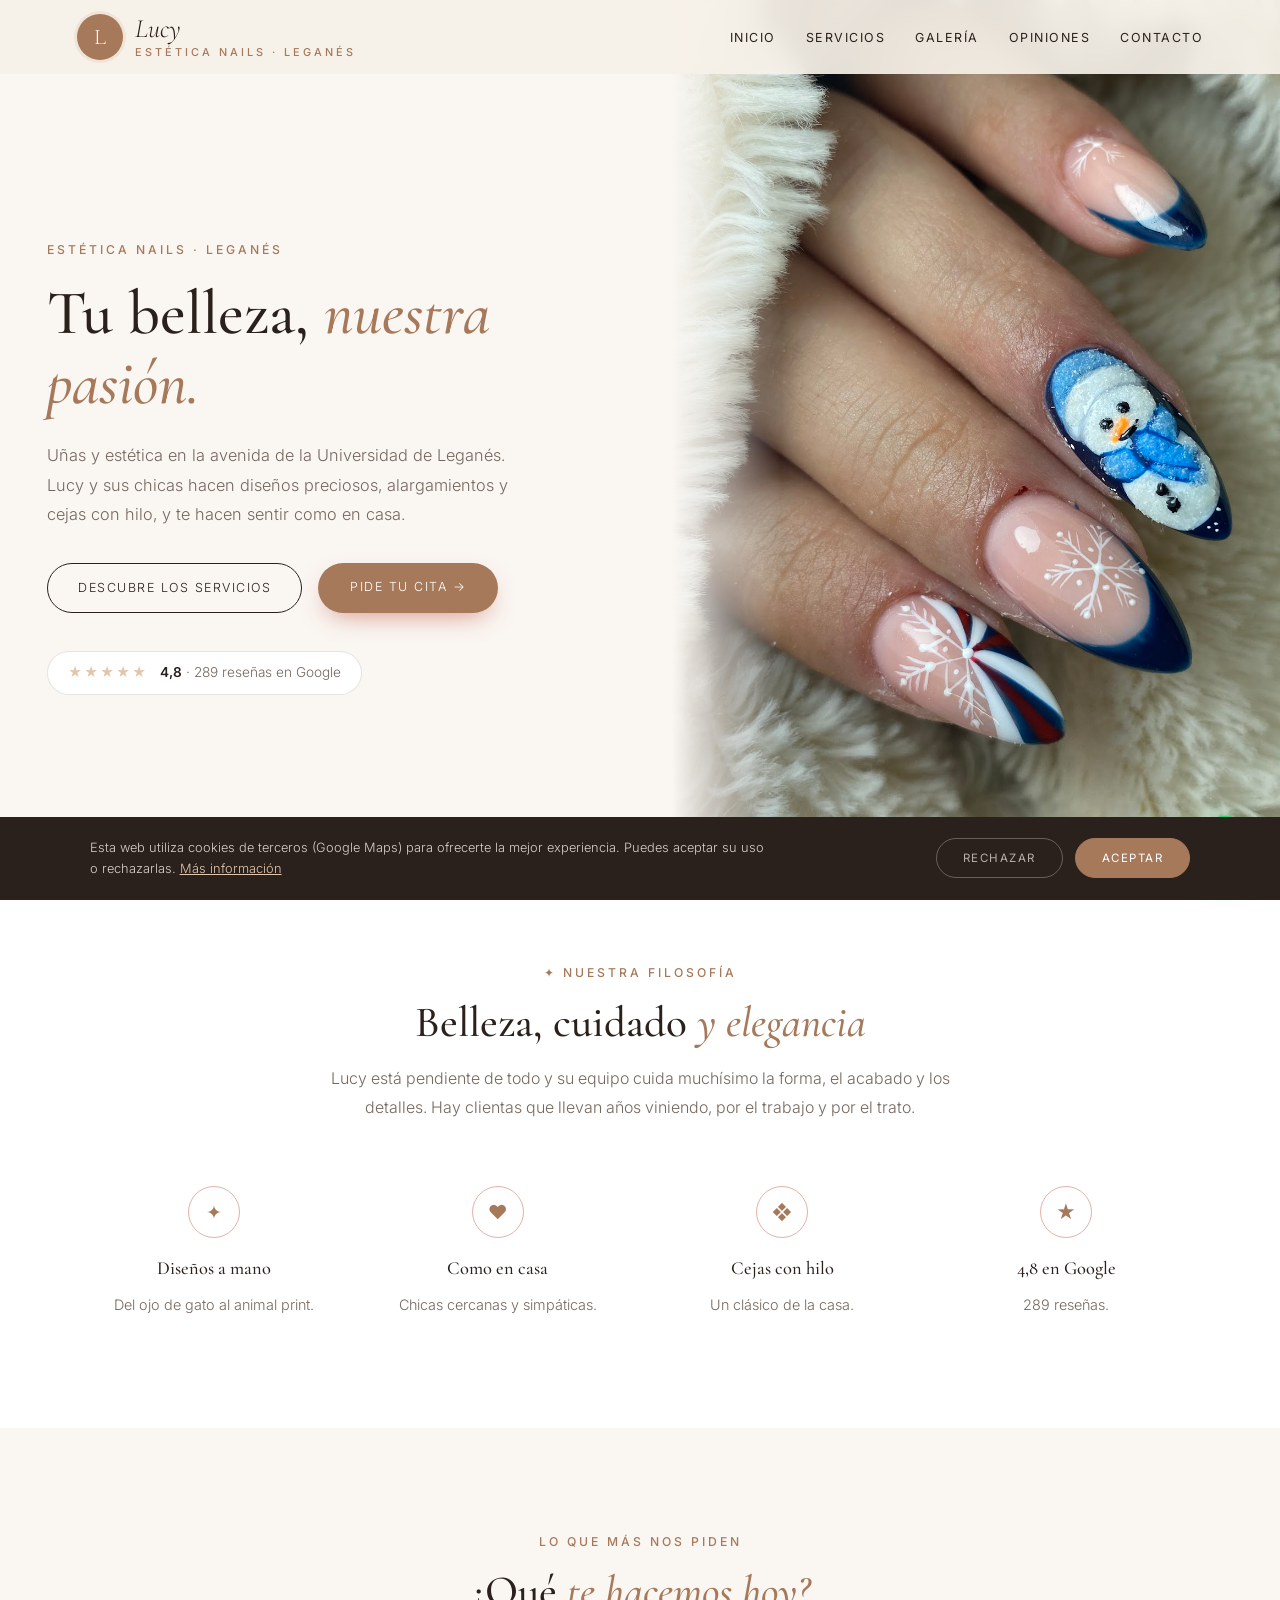
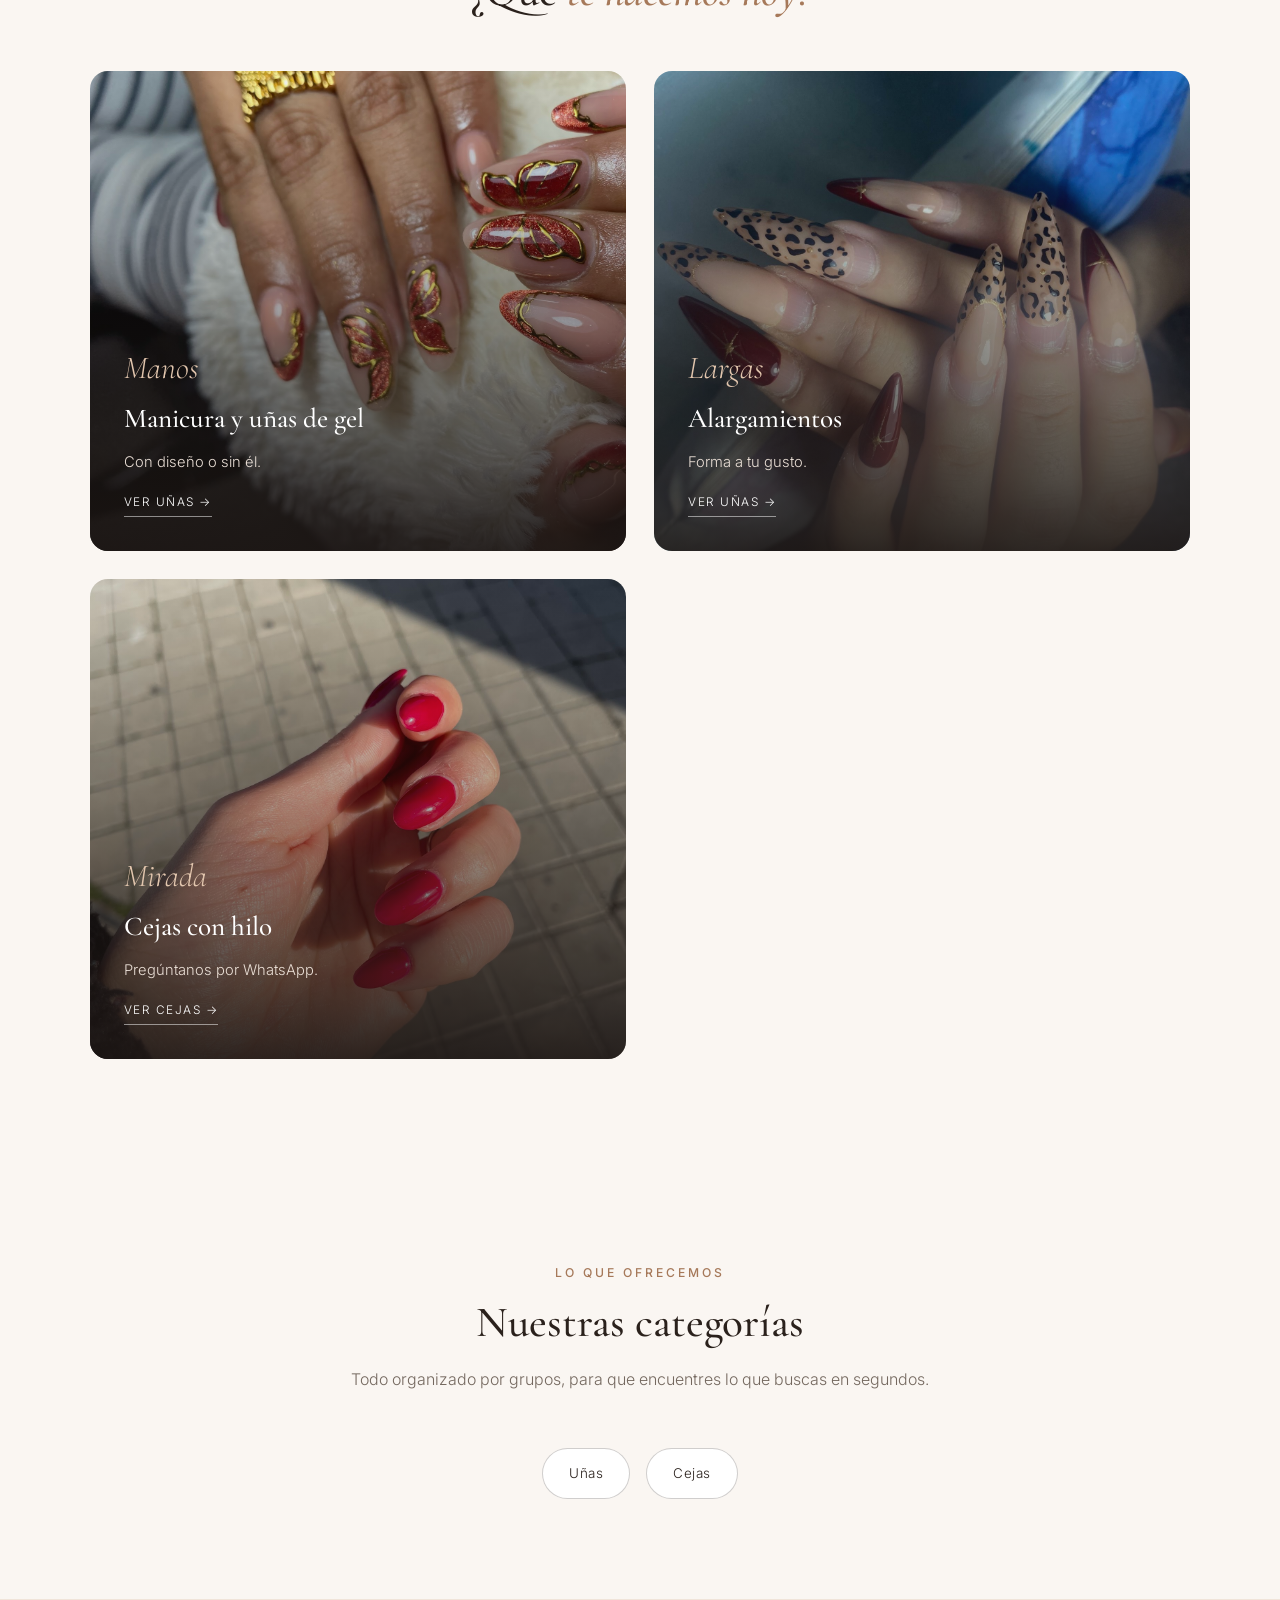
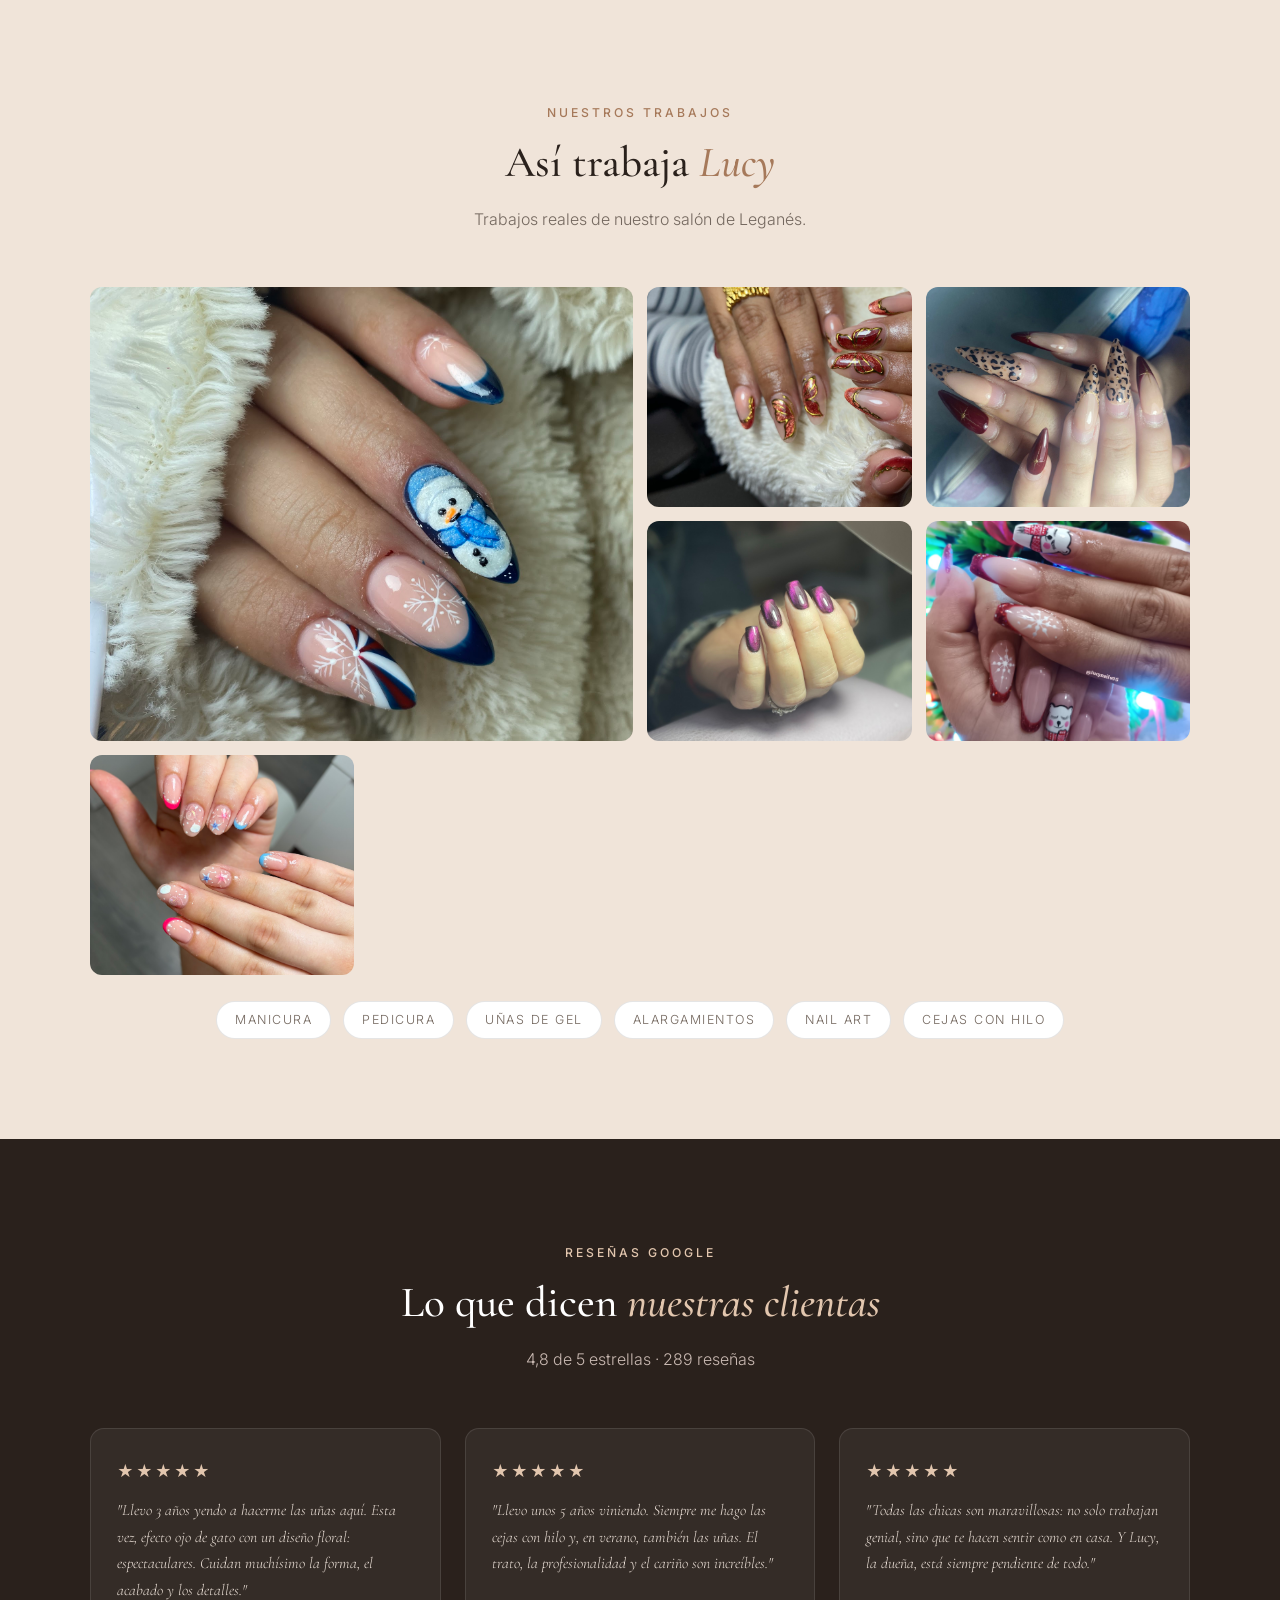
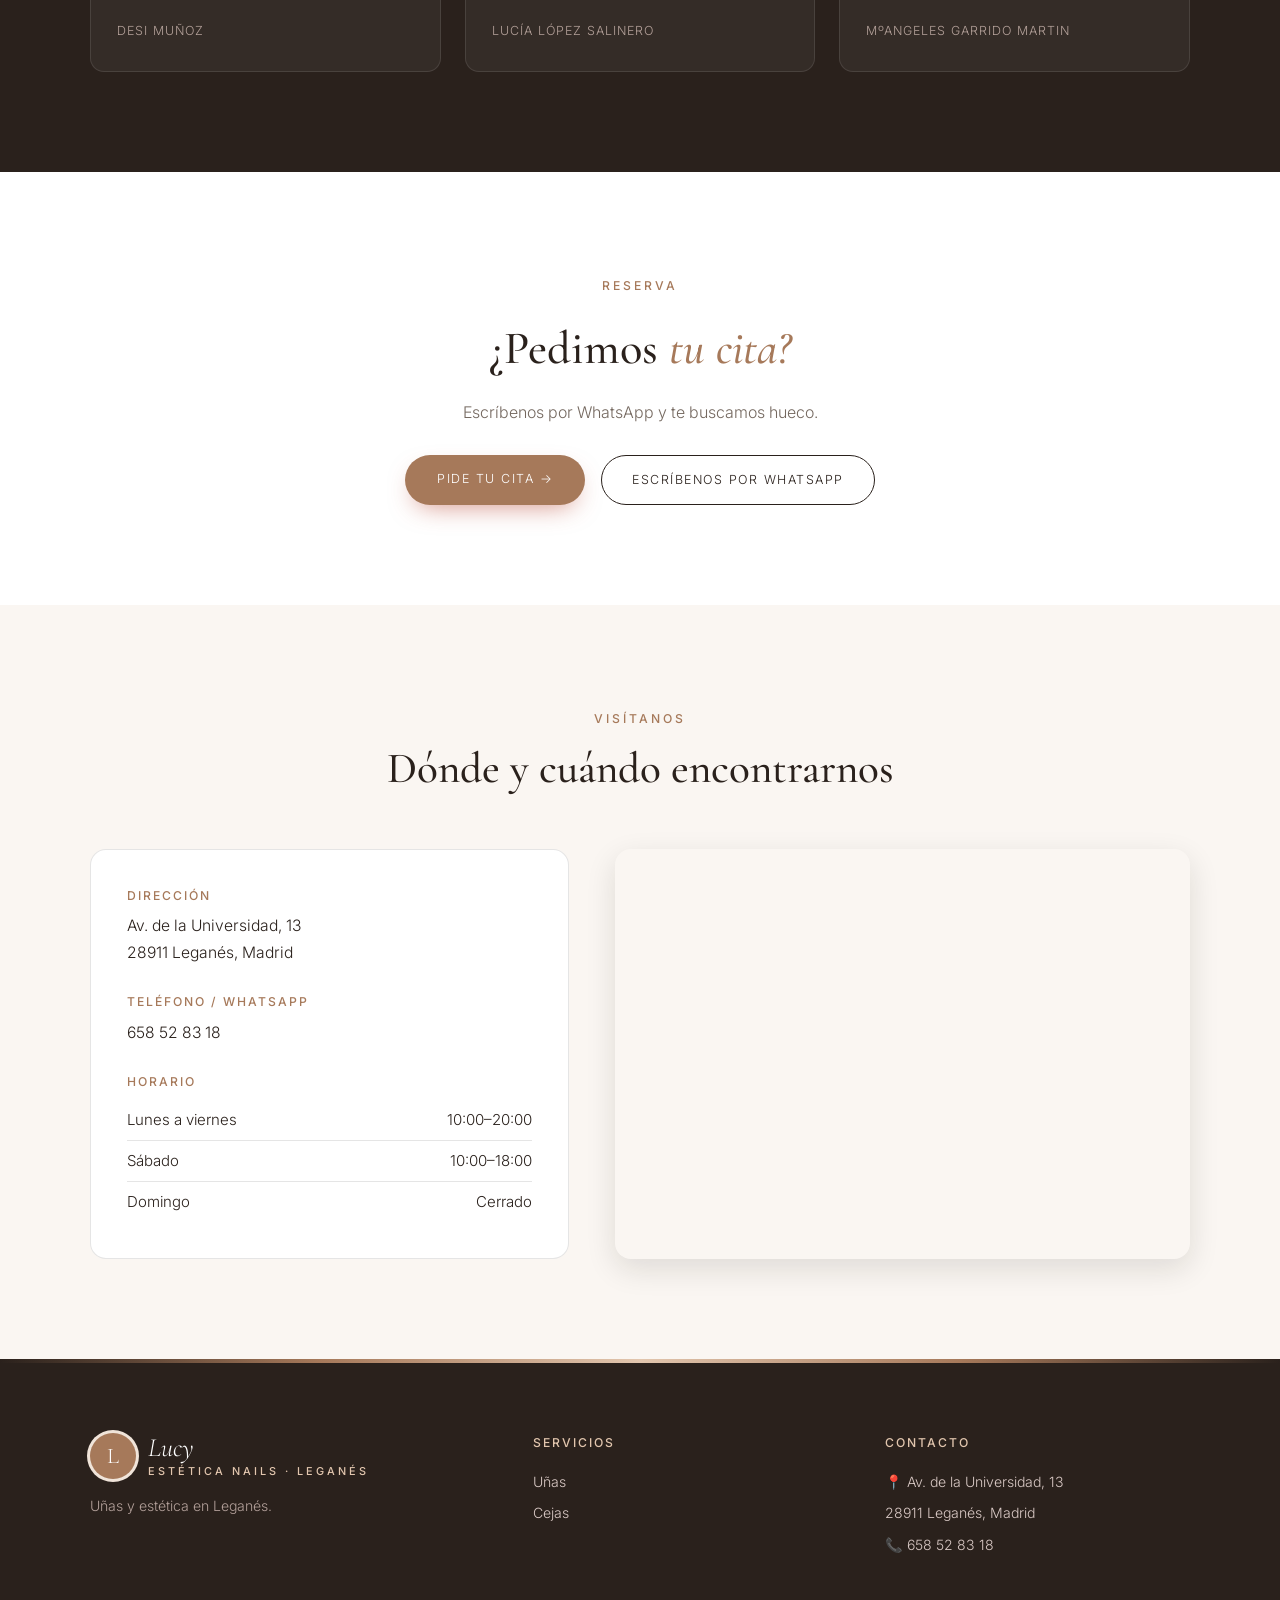
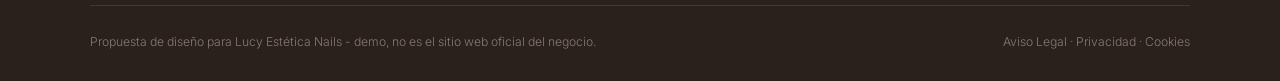
<file: index.html>
<!DOCTYPE html>
<html lang="es">
<head>
<meta charset="UTF-8">
<meta name="viewport" content="width=device-width, initial-scale=1.0">
<title>Lucy Estética Nails — Uñas y estética en Leganés</title>
<meta name="description" content="Lucy Estética Nails, en la avenida de la Universidad 13 de Leganés. Manicura, pedicura, uñas de gel, alargamientos, nail art y cejas con hilo. 4,8★ con 289 reseñas en Google.">
<meta name="theme-color" content="#2a211c">
<meta property="og:title" content="Lucy Estética Nails · Leganés">
<meta property="og:image" content="maps_01.jpg">

<link rel="preconnect" href="https://fonts.googleapis.com"><link rel="preconnect" href="https://fonts.gstatic.com" crossorigin><link href="https://fonts.googleapis.com/css2?family=Cormorant+Garamond:ital,wght@0,500;0,600;1,500&family=Inter:wght@300;400;500;600&display=swap" rel="stylesheet">
<link rel="stylesheet" href="styles.css">
</head>
<body>

<header id="header">
  <a href="index.html" class="logo" aria-label="Lucy Estética Nails, inicio"><span class="logo-mark">L</span><span class="logo-text"><span class="script">Lucy</span><small>estética nails · Leganés</small></span></a>
  <nav id="nav" aria-label="Navegación principal"><ul><li><a href="index.html#inicio">Inicio</a></li><li><a href="servicios.html">Servicios</a></li><li><a href="index.html#galeria">Galería</a></li><li><a href="index.html#opiniones">Opiniones</a></li><li><a href="index.html#contacto">Contacto</a></li></ul></nav><button class="nav-toggle" id="navToggle" aria-label="Abrir menú">☰</button>
</header>

<section class="hero" id="inicio">
  <div class="hero-text">
    <span class="eyebrow">Estética nails · Leganés</span>
    <h1>Tu belleza, <em>nuestra pasión.</em></h1>
    <p>Uñas y estética en la avenida de la Universidad de Leganés. Lucy y sus chicas hacen diseños preciosos, alargamientos y cejas con hilo, y te hacen sentir como en casa.</p>
    <div class="hero-ctas">
      <a href="servicios.html" class="btn-outline">Descubre los servicios</a>
      <a href="https://wa.me/34658528318?text=Hola%2C%20he%20visto%20vuestra%20web%20y%20me%20gustar%C3%ADa%20pedir%20cita%20en%20Lucy%20Est%C3%A9tica%20Nails" class="btn-solid" target="_blank" rel="noopener">Pide tu cita →</a>
    </div>
    <a class="hero-rating" href="https://www.google.com/maps/search/?api=1&query=Lucy+Estetica+Nails,+Avenida+de+la+Universidad+13,+Leganes" target="_blank" rel="noopener"><span class="stars">★★★★★</span><span><strong>4,8</strong> · 289 reseñas en Google</span></a>
  </div>
  <div class="hero-img"><img src="maps_01.jpg" alt="Uñas con diseño de invierno hechas en Lucy Estética Nails, Leganés" style="object-position:center 50%;"></div>
</section>

<section class="trust">
  <div class="section-head">
    <span class="eyebrow">✦ Nuestra filosofía</span>
    <h2>Belleza, cuidado <em>y elegancia</em></h2>
    <p>Lucy está pendiente de todo y su equipo cuida muchísimo la forma, el acabado y los detalles. Hay clientas que llevan años viniendo, por el trabajo y por el trato.</p>
  </div>
  <div class="trust-grid">
    <div class="trust-card"><span class="trust-ic">✦</span><h3>Diseños a mano</h3><p>Del ojo de gato al animal print.</p></div>
    <div class="trust-card"><span class="trust-ic">♥</span><h3>Como en casa</h3><p>Chicas cercanas y simpáticas.</p></div>
    <div class="trust-card"><span class="trust-ic">❖</span><h3>Cejas con hilo</h3><p>Un clásico de la casa.</p></div>
    <div class="trust-card"><span class="trust-ic">★</span><h3>4,8 en Google</h3><p>289 reseñas.</p></div>
  </div>
</section>

<section class="worlds">
  <div class="section-head">
    <span class="eyebrow">Lo que más nos piden</span>
    <h2>¿Qué <em>te hacemos hoy?</em></h2>
  </div>
  <div class="worlds-grid">
    <a href="servicios.html#unas" class="world-card"><img src="maps_04.jpg" alt="Manicura y uñas de gel"><div class="world-text"><span class="script">Manos</span><h3>Manicura y uñas de gel</h3><p>Con diseño o sin él.</p><span class="world-link">Ver uñas →</span></div></a>
    <a href="servicios.html#unas" class="world-card"><img src="maps_10.jpg" alt="Alargamientos"><div class="world-text"><span class="script">Largas</span><h3>Alargamientos</h3><p>Forma a tu gusto.</p><span class="world-link">Ver uñas →</span></div></a>
    <a href="servicios.html#cejas" class="world-card"><img src="maps_07.jpg" alt="Cejas con hilo"><div class="world-text"><span class="script">Mirada</span><h3>Cejas con hilo</h3><p>Pregúntanos por WhatsApp.</p><span class="world-link">Ver cejas →</span></div></a>
  </div>
</section>

<section>
  <div class="section-head">
    <span class="eyebrow">Lo que ofrecemos</span>
    <h2>Nuestras categorías</h2>
    <p>Todo organizado por grupos, para que encuentres lo que buscas en segundos.</p>
  </div>
  <div class="cat-pills">
    <a href="servicios.html#unas" class="cat-pill">Uñas</a>
    <a href="servicios.html#cejas" class="cat-pill">Cejas</a>
  </div>
</section>

<section class="gallery-wrap" id="galeria">
  <div class="section-head">
    <span class="eyebrow">Nuestros trabajos</span>
    <h2>Así trabaja <em>Lucy</em></h2>
    <p>Trabajos reales de nuestro salón de Leganés.</p>
  </div>
  <div class="gallery">
    <figure class="big"><img src="maps_01.jpg" alt="Diseño de invierno" loading="lazy"></figure>
    <figure><img src="maps_04.jpg" alt="Rojo y oro" loading="lazy"></figure>
    <figure><img src="maps_10.jpg" alt="Animal print" loading="lazy"></figure>
    <figure><img src="maps_08.jpg" alt="Ojo de gato" loading="lazy"></figure>
    <figure><img src="maps_09.jpg" alt="Francesa navideña" loading="lazy"></figure>
    <figure><img src="maps_03.jpg" alt="Detalles de colores" loading="lazy"></figure>
  </div>
  <div class="brands"><span>Manicura</span><span>Pedicura</span><span>Uñas de gel</span><span>Alargamientos</span><span>Nail art</span><span>Cejas con hilo</span></div>
</section>

<section class="reviews-wrap" id="opiniones">
  <div class="section-head">
    <span class="eyebrow">Reseñas Google</span>
    <h2>Lo que dicen <em>nuestras clientas</em></h2>
    <p>4,8 de 5 estrellas · 289 reseñas</p>
  </div>
  <div class="review-grid">
    <div class="review-card"><div class="stars">★★★★★</div><p>"Llevo 3 años yendo a hacerme las uñas aquí. Esta vez, efecto ojo de gato con un diseño floral: espectaculares. Cuidan muchísimo la forma, el acabado y los detalles."</p><cite>desi muñoz</cite></div>
    <div class="review-card"><div class="stars">★★★★★</div><p>"Llevo unos 5 años viniendo. Siempre me hago las cejas con hilo y, en verano, también las uñas. El trato, la profesionalidad y el cariño son increíbles."</p><cite>Lucía López Salinero</cite></div>
    <div class="review-card"><div class="stars">★★★★★</div><p>"Todas las chicas son maravillosas: no solo trabajan genial, sino que te hacen sentir como en casa. Y Lucy, la dueña, está siempre pendiente de todo."</p><cite>mºangeles garrido martin</cite></div>
  </div>
</section>

<section class="cta-section">
  <span class="eyebrow">Reserva</span>
  <h2>¿Pedimos <em>tu cita?</em></h2>
  <p>Escríbenos por WhatsApp y te buscamos hueco.</p>
  <div class="cta-row">
    <a href="https://wa.me/34658528318?text=Hola%2C%20he%20visto%20vuestra%20web%20y%20me%20gustar%C3%ADa%20pedir%20cita%20en%20Lucy%20Est%C3%A9tica%20Nails" class="btn-solid" target="_blank" rel="noopener">Pide tu cita →</a>
    <a href="https://wa.me/34658528318?text=Hola%2C%20he%20visto%20vuestra%20web%20y%20me%20gustar%C3%ADa%20pedir%20cita%20en%20Lucy%20Est%C3%A9tica%20Nails" class="btn-outline" target="_blank" rel="noopener">Escríbenos por WhatsApp</a>
  </div>
</section>

<section class="contact-section" id="contacto">
  <div class="section-head">
    <span class="eyebrow">Visítanos</span>
    <h2>Dónde y cuándo encontrarnos</h2>
  </div>
  <div class="contact-grid">
    <div class="contact-info">
      <div class="contact-block"><h3>Dirección</h3><p>Av. de la Universidad, 13<br>28911 Leganés, Madrid</p></div>
      <div class="contact-block"><h3>Teléfono / WhatsApp</h3><p><a href="tel:+34658528318">658 52 83 18</a></p></div>
      <div class="contact-block"><h3>Horario</h3><ul class="hours-list"><li><span>Lunes a viernes</span><span>10:00–20:00</span></li><li><span>Sábado</span><span>10:00–18:00</span></li><li><span>Domingo</span><span>Cerrado</span></li></ul></div>
      
    </div>
    <div class="contact-map">
      <iframe title="Mapa de Lucy Estética Nails" src="https://www.google.com/maps?q=Lucy+Estetica+Nails,+Avenida+de+la+Universidad+13,+Leganes&output=embed" width="100%" height="100%" style="border:0;" allowfullscreen="" loading="lazy" referrerpolicy="no-referrer-when-downgrade"></iframe>
    </div>
  </div>
</section>

<footer>
  <div class="footer-grid">
    <div class="footer-brand">
      <a href="index.html" class="logo light"><span class="logo-mark">L</span><span class="logo-text"><span class="script">Lucy</span><small>estética nails · Leganés</small></span></a>
      <p>Uñas y estética en Leganés.</p>
    </div>
    <div><h4>Servicios</h4><ul><li><a href="servicios.html#unas">Uñas</a></li><li><a href="servicios.html#cejas">Cejas</a></li></ul></div>
    <div><h4>Contacto</h4><ul><li>📍 Av. de la Universidad, 13</li><li>28911 Leganés, Madrid</li><li>📞 <a href="tel:+34658528318">658 52 83 18</a></li></ul></div>
  </div>
  <div class="footer-bottom">
    <span>Propuesta de diseño para Lucy Estética Nails - demo, no es el sitio web oficial del negocio.</span>
    <span><a href="aviso-legal.html">Aviso Legal</a> &middot; <a href="politica-privacidad.html">Privacidad</a> &middot; <a href="politica-cookies.html">Cookies</a></span>
  </div>
</footer>

<div id="cookie-banner" class="cookie-banner"><p>Esta web utiliza cookies de terceros (Google Maps) para ofrecerte la mejor experiencia. Puedes aceptar su uso o rechazarlas. <a href="politica-cookies.html">Más información</a></p><div class="cookie-actions"><button onclick="setCookieChoice('rejected')" class="ck-reject">Rechazar</button><button onclick="setCookieChoice('accepted')" class="ck-accept">Aceptar</button></div></div>
<div class="social-fabs"><a class="wa-fab" href="https://wa.me/34658528318?text=Hola%2C%20he%20visto%20vuestra%20web%20y%20me%20gustar%C3%ADa%20pedir%20cita%20en%20Lucy%20Est%C3%A9tica%20Nails" target="_blank" rel="noopener" aria-label="Escribir por WhatsApp"><svg width="28" height="28" viewBox="0 0 24 24" fill="white"><path d="M17.5 14.4c-.3-.1-1.8-.9-2-1s-.5-.1-.7.1-.8 1-.9 1.2-.3.2-.6.1a8.2 8.2 0 0 1-2.4-1.5 9 9 0 0 1-1.7-2.1c-.2-.3 0-.5.1-.6l.4-.5.3-.5v-.5l-.9-2.2c-.2-.6-.5-.5-.7-.5h-.6a1.1 1.1 0 0 0-.8.4 3.4 3.4 0 0 0-1 2.5 5.9 5.9 0 0 0 1.2 3.1 13.5 13.5 0 0 0 5.2 4.6c2.6 1 2.6.7 3.1.6a2.6 2.6 0 0 0 1.7-1.2 2.1 2.1 0 0 0 .2-1.2c-.1-.1-.3-.2-.6-.3ZM12 21.8a9.8 9.8 0 0 1-5-1.4l-.4-.2-3.7 1 1-3.6-.2-.4A9.8 9.8 0 1 1 12 21.8Zm8.4-18.3A11.8 11.8 0 0 0 1.8 17.7L.2 23.8l6.3-1.6a11.8 11.8 0 0 0 5.6 1.4A11.8 11.8 0 0 0 20.4 3.5Z"/></svg></a></div>
<script src="main.js"></script>
</body>
</html>
</file>
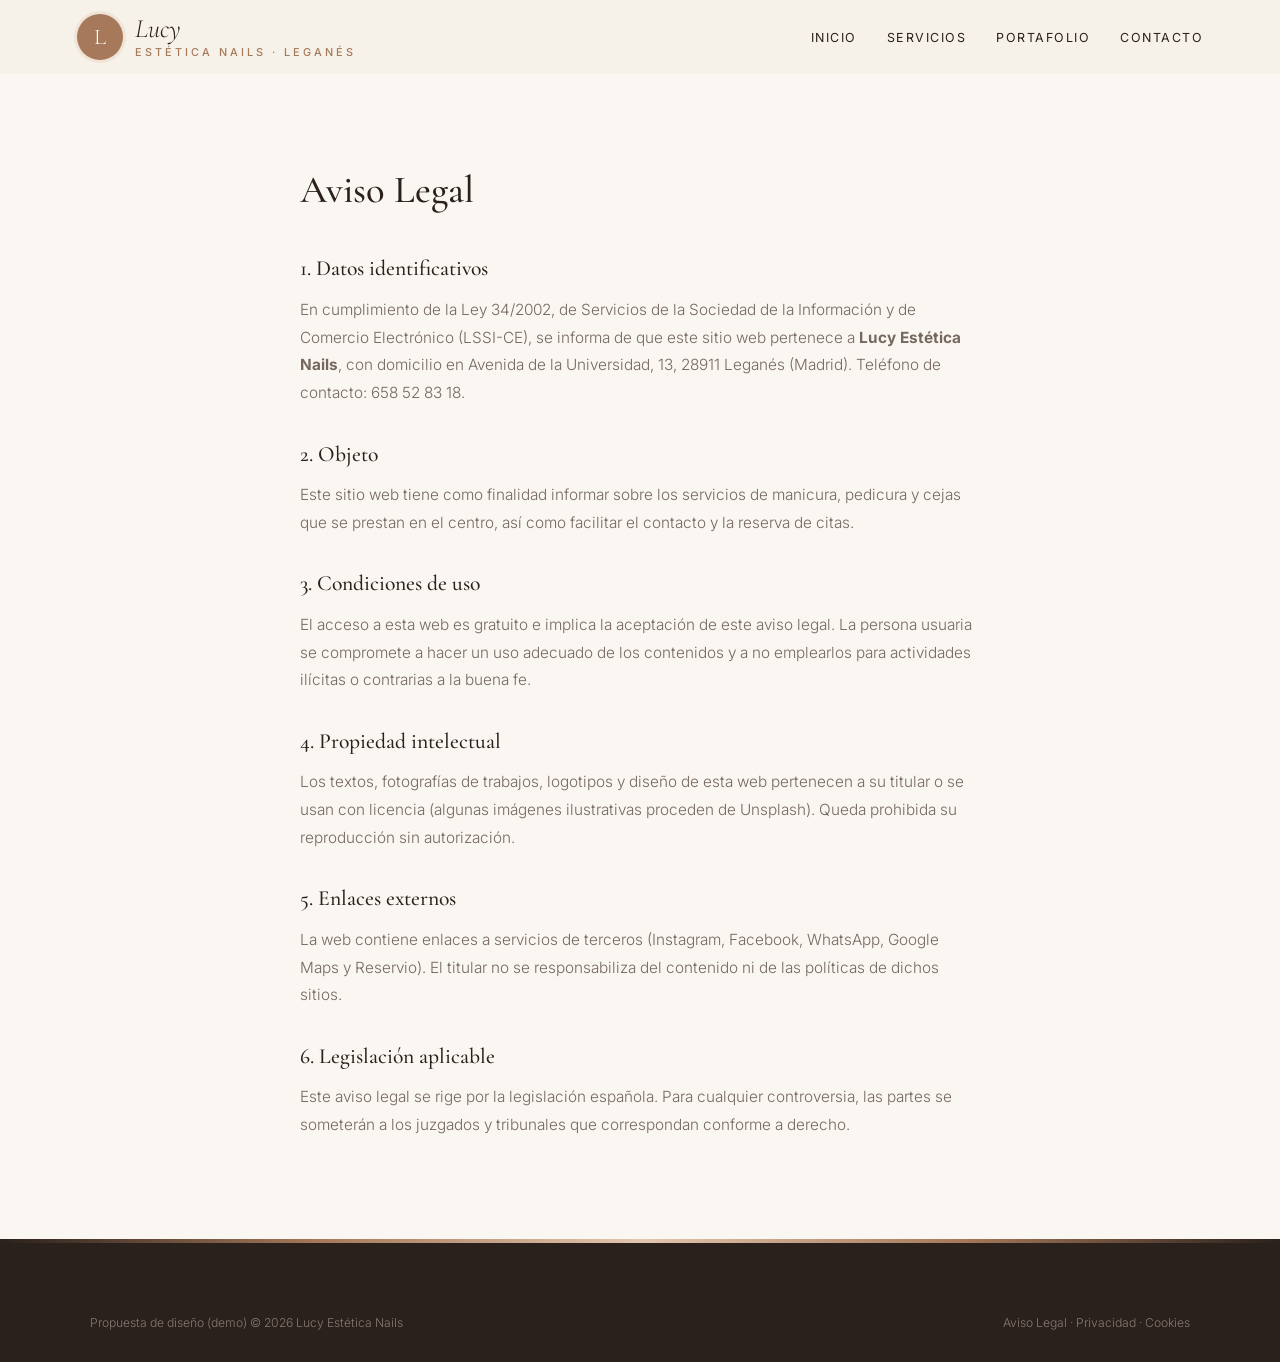
<file: aviso-legal.html>
<!DOCTYPE html>
<html lang="es">
<head>
<meta charset="UTF-8">
<meta name="viewport" content="width=device-width, initial-scale=1.0">
<title>Aviso Legal — Lucy Estética Nails</title>
<meta name="robots" content="noindex">

<link rel="preconnect" href="https://fonts.googleapis.com">
<link href="https://fonts.googleapis.com/css2?family=Cormorant+Garamond:ital,wght@0,500;0,600;1,500&family=Inter:wght@300;400;500;600&display=swap" rel="stylesheet">
<link rel="stylesheet" href="styles.css">
</head>
<body>
<header id="header" class="scrolled">
  <a href="index.html" class="logo" aria-label="Lucy Estética Nails, inicio">
    <span class="logo-mark">L</span>
    <span class="logo-text"><span class="script">Lucy</span><small>estética nails · Leganés</small></span>
  </a>
  <nav id="nav" aria-label="Navegación principal">
    <ul>
      <li><a href="index.html#inicio">Inicio</a></li>
      <li><a href="servicios.html">Servicios</a></li>
      <li><a href="portafolio.html">Portafolio</a></li>
      <li><a href="index.html#contacto">Contacto</a></li>
    </ul>
  </nav>
  <button class="nav-toggle" id="navToggle" aria-label="Abrir menú">☰</button>
</header>
<main class="legal"><h1>Aviso Legal</h1>
<h2>1. Datos identificativos</h2>
<p>En cumplimiento de la Ley 34/2002, de Servicios de la Sociedad de la Información y de Comercio Electrónico (LSSI-CE), se informa de que este sitio web pertenece a <strong>Lucy Estética Nails</strong>, con domicilio en Avenida de la Universidad, 13, 28911 Leganés (Madrid). Teléfono de contacto: 658 52 83 18.</p>
<h2>2. Objeto</h2>
<p>Este sitio web tiene como finalidad informar sobre los servicios de manicura, pedicura y cejas que se prestan en el centro, así como facilitar el contacto y la reserva de citas.</p>
<h2>3. Condiciones de uso</h2>
<p>El acceso a esta web es gratuito e implica la aceptación de este aviso legal. La persona usuaria se compromete a hacer un uso adecuado de los contenidos y a no emplearlos para actividades ilícitas o contrarias a la buena fe.</p>
<h2>4. Propiedad intelectual</h2>
<p>Los textos, fotografías de trabajos, logotipos y diseño de esta web pertenecen a su titular o se usan con licencia (algunas imágenes ilustrativas proceden de Unsplash). Queda prohibida su reproducción sin autorización.</p>
<h2>5. Enlaces externos</h2>
<p>La web contiene enlaces a servicios de terceros (Instagram, Facebook, WhatsApp, Google Maps y Reservio). El titular no se responsabiliza del contenido ni de las políticas de dichos sitios.</p>
<h2>6. Legislación aplicable</h2>
<p>Este aviso legal se rige por la legislación española. Para cualquier controversia, las partes se someterán a los juzgados y tribunales que correspondan conforme a derecho.</p></main>
<footer>
  <div class="footer-bottom" style="margin-top:0">
    <span>Propuesta de diseño (demo) © 2026 Lucy Estética Nails</span>
    <span><a href="aviso-legal.html">Aviso Legal</a> &middot; <a href="politica-privacidad.html">Privacidad</a> &middot; <a href="politica-cookies.html">Cookies</a></span>
  </div>
</footer>
<script src="main.js"></script>
</body>
</html>
</file>
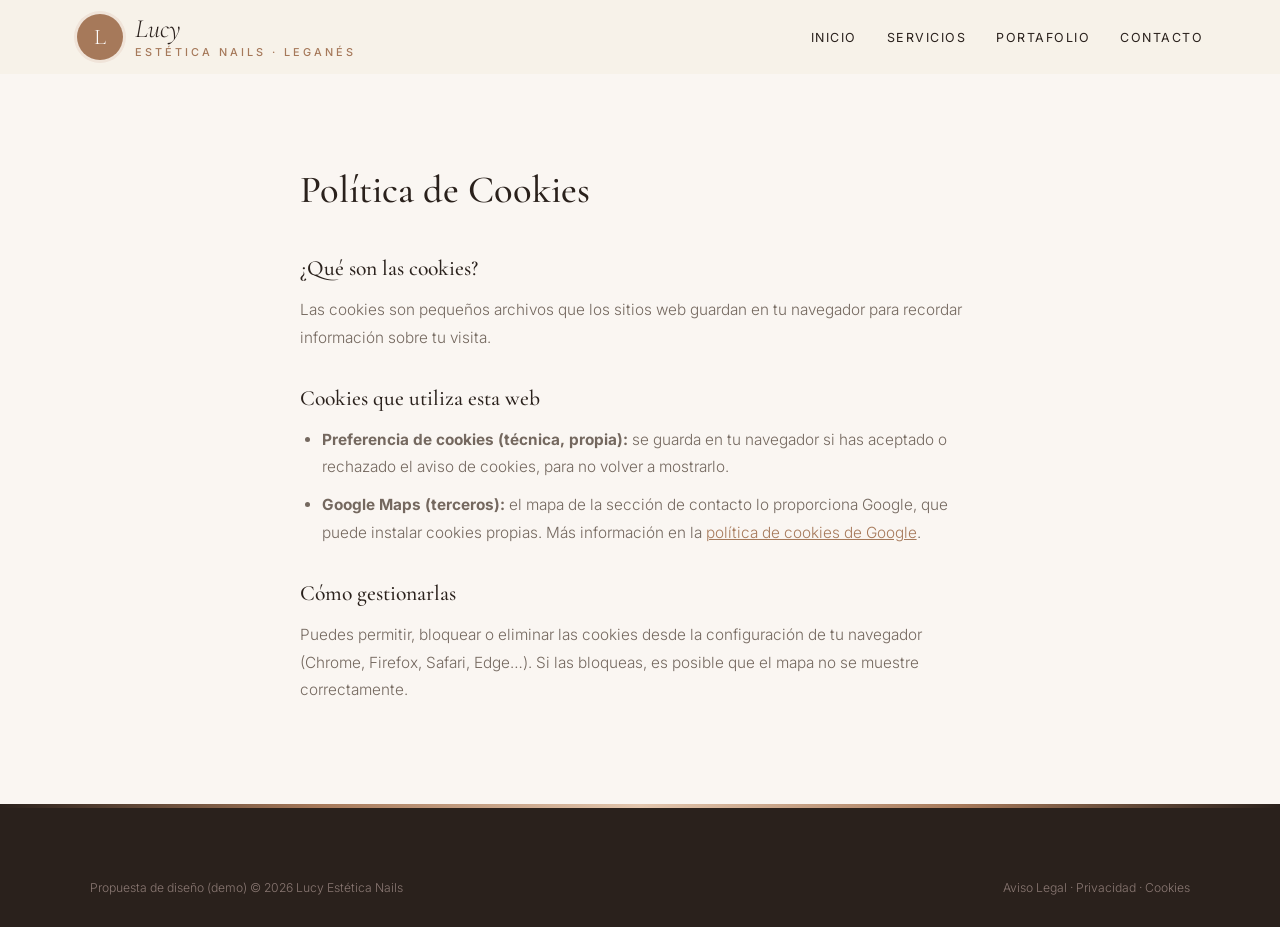
<file: politica-cookies.html>
<!DOCTYPE html>
<html lang="es">
<head>
<meta charset="UTF-8">
<meta name="viewport" content="width=device-width, initial-scale=1.0">
<title>Política de Cookies — Lucy Estética Nails</title>
<meta name="robots" content="noindex">

<link rel="preconnect" href="https://fonts.googleapis.com">
<link href="https://fonts.googleapis.com/css2?family=Cormorant+Garamond:ital,wght@0,500;0,600;1,500&family=Inter:wght@300;400;500;600&display=swap" rel="stylesheet">
<link rel="stylesheet" href="styles.css">
</head>
<body>
<header id="header" class="scrolled">
  <a href="index.html" class="logo" aria-label="Lucy Estética Nails, inicio">
    <span class="logo-mark">L</span>
    <span class="logo-text"><span class="script">Lucy</span><small>estética nails · Leganés</small></span>
  </a>
  <nav id="nav" aria-label="Navegación principal">
    <ul>
      <li><a href="index.html#inicio">Inicio</a></li>
      <li><a href="servicios.html">Servicios</a></li>
      <li><a href="portafolio.html">Portafolio</a></li>
      <li><a href="index.html#contacto">Contacto</a></li>
    </ul>
  </nav>
  <button class="nav-toggle" id="navToggle" aria-label="Abrir menú">☰</button>
</header>
<main class="legal"><h1>Política de Cookies</h1>
<h2>¿Qué son las cookies?</h2>
<p>Las cookies son pequeños archivos que los sitios web guardan en tu navegador para recordar información sobre tu visita.</p>
<h2>Cookies que utiliza esta web</h2>
<ul>
<li><strong>Preferencia de cookies (técnica, propia):</strong> se guarda en tu navegador si has aceptado o rechazado el aviso de cookies, para no volver a mostrarlo.</li>
<li><strong>Google Maps (terceros):</strong> el mapa de la sección de contacto lo proporciona Google, que puede instalar cookies propias. Más información en la <a href="https://policies.google.com/technologies/cookies" target="_blank" rel="noopener">política de cookies de Google</a>.</li>
</ul>
<h2>Cómo gestionarlas</h2>
<p>Puedes permitir, bloquear o eliminar las cookies desde la configuración de tu navegador (Chrome, Firefox, Safari, Edge…). Si las bloqueas, es posible que el mapa no se muestre correctamente.</p></main>
<footer>
  <div class="footer-bottom" style="margin-top:0">
    <span>Propuesta de diseño (demo) © 2026 Lucy Estética Nails</span>
    <span><a href="aviso-legal.html">Aviso Legal</a> &middot; <a href="politica-privacidad.html">Privacidad</a> &middot; <a href="politica-cookies.html">Cookies</a></span>
  </div>
</footer>
<script src="main.js"></script>
</body>
</html>
</file>
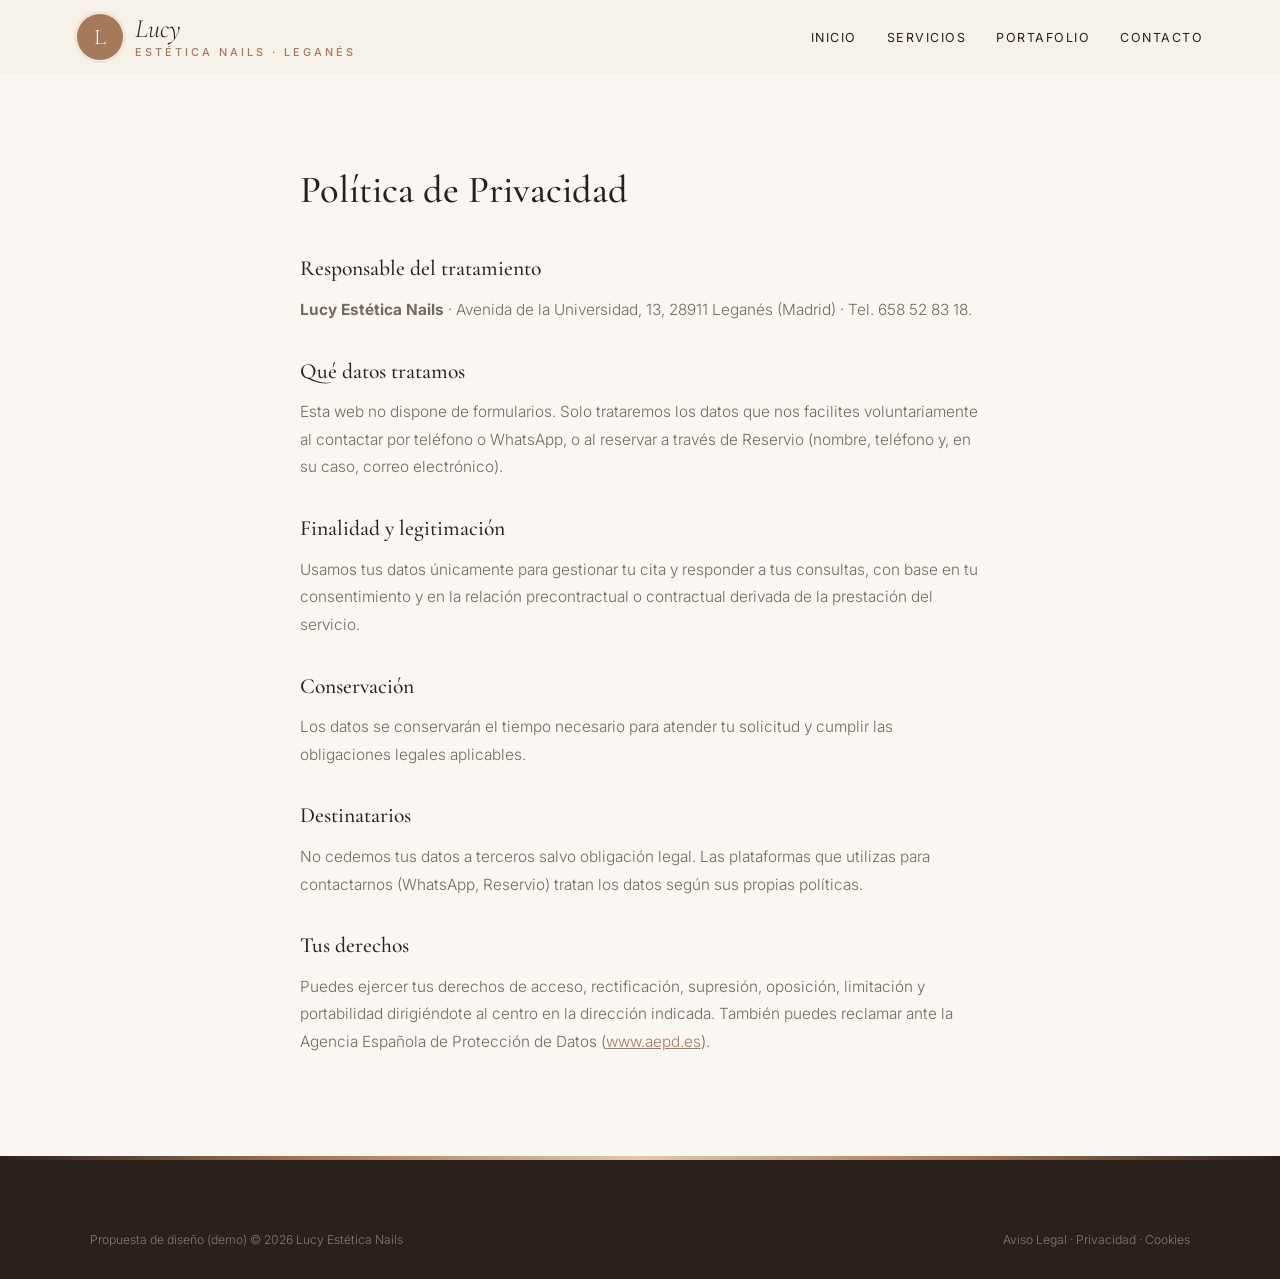
<file: politica-privacidad.html>
<!DOCTYPE html>
<html lang="es">
<head>
<meta charset="UTF-8">
<meta name="viewport" content="width=device-width, initial-scale=1.0">
<title>Política de Privacidad — Lucy Estética Nails</title>
<meta name="robots" content="noindex">

<link rel="preconnect" href="https://fonts.googleapis.com">
<link href="https://fonts.googleapis.com/css2?family=Cormorant+Garamond:ital,wght@0,500;0,600;1,500&family=Inter:wght@300;400;500;600&display=swap" rel="stylesheet">
<link rel="stylesheet" href="styles.css">
</head>
<body>
<header id="header" class="scrolled">
  <a href="index.html" class="logo" aria-label="Lucy Estética Nails, inicio">
    <span class="logo-mark">L</span>
    <span class="logo-text"><span class="script">Lucy</span><small>estética nails · Leganés</small></span>
  </a>
  <nav id="nav" aria-label="Navegación principal">
    <ul>
      <li><a href="index.html#inicio">Inicio</a></li>
      <li><a href="servicios.html">Servicios</a></li>
      <li><a href="portafolio.html">Portafolio</a></li>
      <li><a href="index.html#contacto">Contacto</a></li>
    </ul>
  </nav>
  <button class="nav-toggle" id="navToggle" aria-label="Abrir menú">☰</button>
</header>
<main class="legal"><h1>Política de Privacidad</h1>
<h2>Responsable del tratamiento</h2>
<p><strong>Lucy Estética Nails</strong> · Avenida de la Universidad, 13, 28911 Leganés (Madrid) · Tel. 658 52 83 18.</p>
<h2>Qué datos tratamos</h2>
<p>Esta web no dispone de formularios. Solo trataremos los datos que nos facilites voluntariamente al contactar por teléfono o WhatsApp, o al reservar a través de Reservio (nombre, teléfono y, en su caso, correo electrónico).</p>
<h2>Finalidad y legitimación</h2>
<p>Usamos tus datos únicamente para gestionar tu cita y responder a tus consultas, con base en tu consentimiento y en la relación precontractual o contractual derivada de la prestación del servicio.</p>
<h2>Conservación</h2>
<p>Los datos se conservarán el tiempo necesario para atender tu solicitud y cumplir las obligaciones legales aplicables.</p>
<h2>Destinatarios</h2>
<p>No cedemos tus datos a terceros salvo obligación legal. Las plataformas que utilizas para contactarnos (WhatsApp, Reservio) tratan los datos según sus propias políticas.</p>
<h2>Tus derechos</h2>
<p>Puedes ejercer tus derechos de acceso, rectificación, supresión, oposición, limitación y portabilidad dirigiéndote al centro en la dirección indicada. También puedes reclamar ante la Agencia Española de Protección de Datos (<a href="https://www.aepd.es" target="_blank" rel="noopener">www.aepd.es</a>).</p></main>
<footer>
  <div class="footer-bottom" style="margin-top:0">
    <span>Propuesta de diseño (demo) © 2026 Lucy Estética Nails</span>
    <span><a href="aviso-legal.html">Aviso Legal</a> &middot; <a href="politica-privacidad.html">Privacidad</a> &middot; <a href="politica-cookies.html">Cookies</a></span>
  </div>
</footer>
<script src="main.js"></script>
</body>
</html>
</file>
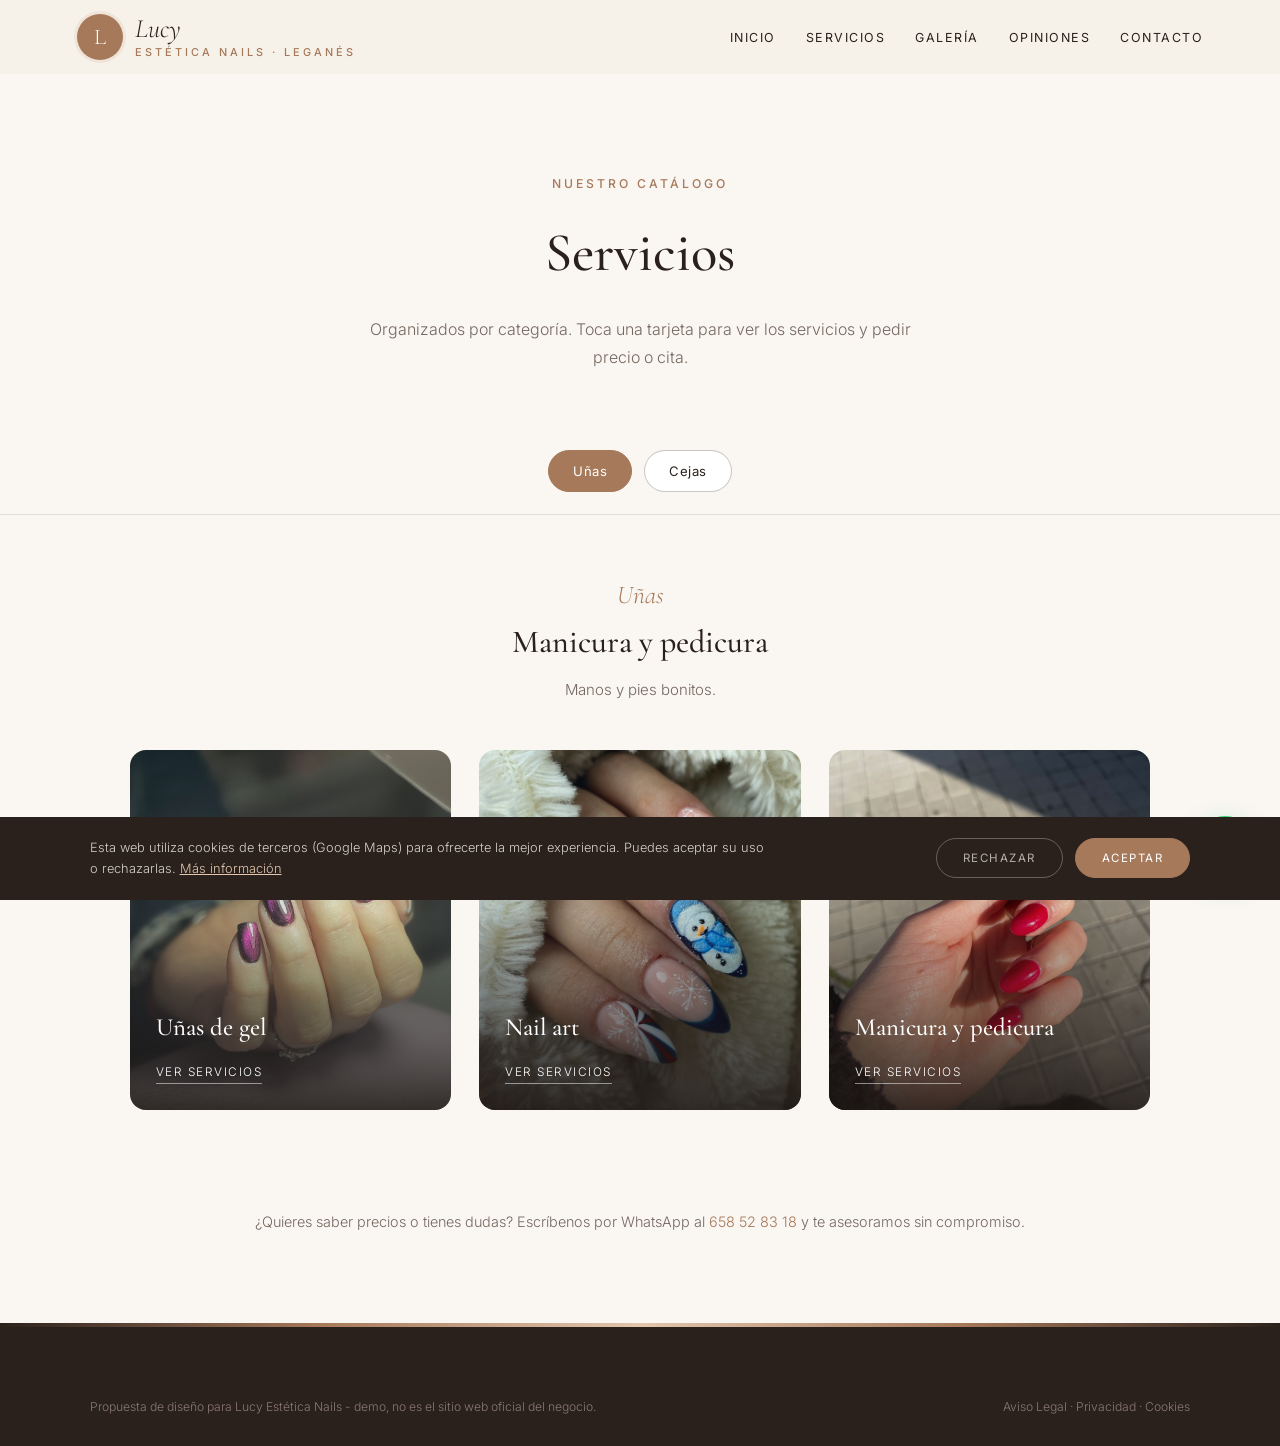
<file: servicios.html>
<!DOCTYPE html>
<html lang="es">
<head>
<meta charset="UTF-8">
<meta name="viewport" content="width=device-width, initial-scale=1.0">
<title>Servicios — Lucy Estética Nails · Leganés</title>
<meta name="description" content="Servicios de Lucy Estética Nails en Leganés.">

<link rel="preconnect" href="https://fonts.googleapis.com"><link rel="preconnect" href="https://fonts.gstatic.com" crossorigin><link href="https://fonts.googleapis.com/css2?family=Cormorant+Garamond:ital,wght@0,500;0,600;1,500&family=Inter:wght@300;400;500;600&display=swap" rel="stylesheet">
<link rel="stylesheet" href="styles.css">
</head>
<body>

<header id="header" class="scrolled">
  <a href="index.html" class="logo" aria-label="Lucy Estética Nails, inicio"><span class="logo-mark">L</span><span class="logo-text"><span class="script">Lucy</span><small>estética nails · Leganés</small></span></a>
  <nav id="nav" aria-label="Navegación principal"><ul><li><a href="index.html#inicio">Inicio</a></li><li><a href="servicios.html">Servicios</a></li><li><a href="index.html#galeria">Galería</a></li><li><a href="index.html#opiniones">Opiniones</a></li><li><a href="index.html#contacto">Contacto</a></li></ul></nav><button class="nav-toggle" id="navToggle" aria-label="Abrir menú">☰</button>
</header>

<div class="page-hero">
  <span class="eyebrow">Nuestro catálogo</span>
  <h1>Servicios</h1>
  <p>Organizados por categoría. Toca una tarjeta para ver los servicios y pedir precio o cita.</p>
</div>

<div class="tabs">
  <button class="tab-btn active" data-tab="unas">Uñas</button>
  <button class="tab-btn" data-tab="cejas">Cejas</button>
  
</div>

<div class="tab-panel active" id="unas">
  <div class="tab-intro"><span class="script">Uñas</span><h2>Manicura y pedicura</h2><p>Manos y pies bonitos.</p></div>
  <div class="cat-grid">
    <div class="cat-card" onclick="openModal('gel')"><img src="maps_08.jpg" alt="Uñas de gel" loading="lazy"><div class="cat-card-text"><h3>Uñas de gel</h3><span>Ver servicios</span></div></div>
    <div class="cat-card" onclick="openModal('nailart')"><img src="maps_01.jpg" alt="Nail art" loading="lazy"><div class="cat-card-text"><h3>Nail art</h3><span>Ver servicios</span></div></div>
    <div class="cat-card" onclick="openModal('manipedi')"><img src="maps_07.jpg" alt="Manicura y pedicura" loading="lazy"><div class="cat-card-text"><h3>Manicura y pedicura</h3><span>Ver servicios</span></div></div>
  </div>
</div>

<div class="tab-panel" id="cejas">
  <div class="tab-intro"><span class="script">Cejas</span><h2>Cejas</h2><p>Pregúntanos por WhatsApp.</p></div>
  <div class="cat-grid single">
    <div class="cat-card" onclick="openModal('hilo')"><img src="maps_05.jpg" alt="Cejas con hilo" loading="lazy"><div class="cat-card-text"><h3>Cejas con hilo</h3><span>Ver servicios</span></div></div>
  </div>
</div>


<p class="services-note">¿Quieres saber precios o tienes dudas? Escríbenos por WhatsApp al <a href="https://wa.me/34658528318" target="_blank" rel="noopener" style="color:var(--red)">658 52 83 18</a> y te asesoramos sin compromiso.</p>

<div class="modal-overlay" id="modal-gel"><div class="modal">
  <button class="modal-close" onclick="closeModal('gel')" aria-label="Cerrar">×</button>
  <h3>Uñas de gel</h3><p class="modal-sub">Resistentes y bonitas</p>
  <div class="svc-row"><div><div class="svc-name">Uñas de gel</div><span class="svc-desc"></span></div><div class="svc-price">Consultar</div></div>
  <div class="svc-row"><div><div class="svc-name">Alargamientos</div><span class="svc-desc"></span></div><div class="svc-price">Consultar</div></div>
  <a class="modal-cta alt" href="https://wa.me/34658528318?text=Hola%2C%20quiero%20informaci%C3%B3n%20sobre%20u%C3%B1as%20de%20gel" target="_blank" rel="noopener">Pedir cita por WhatsApp</a>
</div></div>

<div class="modal-overlay" id="modal-nailart"><div class="modal">
  <button class="modal-close" onclick="closeModal('nailart')" aria-label="Cerrar">×</button>
  <h3>Nail art</h3><p class="modal-sub">Diseños a mano</p>
  <div class="svc-row"><div><div class="svc-name">Diseños y detalles</div><span class="svc-desc"></span></div><div class="svc-price">Consultar</div></div>
  <a class="modal-cta alt" href="https://wa.me/34658528318?text=Hola%2C%20quiero%20informaci%C3%B3n%20sobre%20nail%20art" target="_blank" rel="noopener">Pedir cita por WhatsApp</a>
</div></div>

<div class="modal-overlay" id="modal-manipedi"><div class="modal">
  <button class="modal-close" onclick="closeModal('manipedi')" aria-label="Cerrar">×</button>
  <h3>Manicura y pedicura</h3><p class="modal-sub">Cuidado y belleza</p>
  <div class="svc-row"><div><div class="svc-name">Manicura</div><span class="svc-desc"></span></div><div class="svc-price">Consultar</div></div>
  <div class="svc-row"><div><div class="svc-name">Pedicura</div><span class="svc-desc"></span></div><div class="svc-price">Consultar</div></div>
  <a class="modal-cta alt" href="https://wa.me/34658528318?text=Hola%2C%20quiero%20informaci%C3%B3n%20sobre%20manicura%20y%20pedicura" target="_blank" rel="noopener">Pedir cita por WhatsApp</a>
</div></div>

<div class="modal-overlay" id="modal-hilo"><div class="modal">
  <button class="modal-close" onclick="closeModal('hilo')" aria-label="Cerrar">×</button>
  <h3>Cejas con hilo</h3><p class="modal-sub">Precisas y limpias</p>
  <div class="svc-row"><div><div class="svc-name">Depilación de cejas con hilo</div><span class="svc-desc"></span></div><div class="svc-price">Consultar</div></div>
  <a class="modal-cta alt" href="https://wa.me/34658528318?text=Hola%2C%20quiero%20informaci%C3%B3n%20sobre%20cejas%20con%20hilo" target="_blank" rel="noopener">Pedir cita por WhatsApp</a>
</div></div>


<footer>
  <div class="footer-bottom" style="margin-top:0">
    <span>Propuesta de diseño para Lucy Estética Nails - demo, no es el sitio web oficial del negocio.</span>
    <span><a href="aviso-legal.html">Aviso Legal</a> &middot; <a href="politica-privacidad.html">Privacidad</a> &middot; <a href="politica-cookies.html">Cookies</a></span>
  </div>
</footer>

<div id="cookie-banner" class="cookie-banner"><p>Esta web utiliza cookies de terceros (Google Maps) para ofrecerte la mejor experiencia. Puedes aceptar su uso o rechazarlas. <a href="politica-cookies.html">Más información</a></p><div class="cookie-actions"><button onclick="setCookieChoice('rejected')" class="ck-reject">Rechazar</button><button onclick="setCookieChoice('accepted')" class="ck-accept">Aceptar</button></div></div>
<div class="social-fabs"><a class="wa-fab" href="https://wa.me/34658528318?text=Hola%2C%20he%20visto%20vuestra%20web%20y%20me%20gustar%C3%ADa%20pedir%20cita%20en%20Lucy%20Est%C3%A9tica%20Nails" target="_blank" rel="noopener" aria-label="Escribir por WhatsApp"><svg width="28" height="28" viewBox="0 0 24 24" fill="white"><path d="M17.5 14.4c-.3-.1-1.8-.9-2-1s-.5-.1-.7.1-.8 1-.9 1.2-.3.2-.6.1a8.2 8.2 0 0 1-2.4-1.5 9 9 0 0 1-1.7-2.1c-.2-.3 0-.5.1-.6l.4-.5.3-.5v-.5l-.9-2.2c-.2-.6-.5-.5-.7-.5h-.6a1.1 1.1 0 0 0-.8.4 3.4 3.4 0 0 0-1 2.5 5.9 5.9 0 0 0 1.2 3.1 13.5 13.5 0 0 0 5.2 4.6c2.6 1 2.6.7 3.1.6a2.6 2.6 0 0 0 1.7-1.2 2.1 2.1 0 0 0 .2-1.2c-.1-.1-.3-.2-.6-.3ZM12 21.8a9.8 9.8 0 0 1-5-1.4l-.4-.2-3.7 1 1-3.6-.2-.4A9.8 9.8 0 1 1 12 21.8Zm8.4-18.3A11.8 11.8 0 0 0 1.8 17.7L.2 23.8l6.3-1.6a11.8 11.8 0 0 0 5.6 1.4A11.8 11.8 0 0 0 20.4 3.5Z"/></svg></a></div>
<script src="main.js"></script>
</body>
</html>
</file>
<file: styles.css>
:root{
  --cream:#faf6f2; --paper:#ffffff; --tint:#f0e4d9; --ink:#2a211c; --dark:#2a211c; --muted:#74685f;
  --red:#a6795a; --red-dark:#835c42; --teal:#a6795a; --gold:#e2c6ae; --line:rgba(0,0,0,.1);
  --brand-gradient:linear-gradient(90deg,#2a211c,#a6795a,#e2c6ae,#a6795a,#2a211c);
}
*{margin:0;padding:0;box-sizing:border-box;}
html{scroll-behavior:smooth;}
body{font-family:'Inter',sans-serif;background:var(--cream);color:var(--ink);overflow-x:hidden;font-weight:300;line-height:1.6;}
a{text-decoration:none;color:inherit;}
h1,h2,h3{font-family:'Cormorant Garamond',serif;font-weight:500;}
h1 em,h2 em{font-style:italic;color:var(--red);}
img{max-width:100%;display:block;}
.script{font-family:'Cormorant Garamond',serif;font-style:italic;}

/* HEADER */
header{position:fixed;top:0;left:0;right:0;z-index:100;display:flex;justify-content:space-between;align-items:center;padding:14px 6%;background:rgba(247,241,233,.92);backdrop-filter:blur(10px);-webkit-backdrop-filter:blur(10px);transition:box-shadow .3s,padding .3s;}
header.scrolled{box-shadow:0 2px 24px rgba(28,22,20,.1);padding:8px 6%;}
.logo{display:flex;align-items:center;gap:12px;color:var(--dark);}
.logo-badge{width:58px;height:58px;border-radius:50%;object-fit:cover;box-shadow:0 0 0 2px var(--gold),0 6px 16px rgba(28,22,20,.15);transition:width .3s,height .3s;}
header.scrolled .logo-badge{width:46px;height:46px;}
.logo-text{display:flex;flex-direction:column;line-height:1;}
.logo-text .script{font-size:1.65rem;color:var(--dark);}
.logo-text small{font-size:.68rem;letter-spacing:3px;text-transform:uppercase;color:var(--red);margin-top:4px;font-weight:500;}
.logo.light .logo-text .script{color:#fff;}
.logo.light .logo-text small{color:var(--gold);}
nav ul{list-style:none;display:flex;gap:30px;}
nav a{font-size:.78rem;letter-spacing:1.5px;text-transform:uppercase;font-weight:400;position:relative;padding:4px 0;}
nav a::after{content:"";position:absolute;left:0;bottom:-2px;height:1px;width:100%;background:var(--red);transform:scaleX(0);transform-origin:right;transition:transform .3s;}
nav a:hover::after{transform:scaleX(1);transform-origin:left;}
.nav-toggle{display:none;font-size:1.6rem;background:none;border:none;color:var(--dark);cursor:pointer;}

/* BOTONES */
.btn-outline{display:inline-block;border:1px solid var(--dark);color:var(--dark);padding:14px 30px;font-size:.78rem;letter-spacing:1.5px;text-transform:uppercase;border-radius:40px;transition:all .25s;}
.btn-outline:hover{background:var(--dark);color:var(--cream);}
.btn-outline.light{border-color:rgba(255,255,255,.5);color:#fff;}
.btn-outline.light:hover{background:#fff;color:var(--dark);}
.btn-solid{display:inline-block;background:var(--red);color:#fff;padding:14px 32px;font-size:.78rem;letter-spacing:1.5px;text-transform:uppercase;border-radius:40px;transition:transform .25s,box-shadow .25s,background .25s;box-shadow:0 10px 26px -10px rgba(181,64,44,.6);}
.btn-solid:hover{transform:translateY(-2px);background:var(--red-dark);}

/* HERO */
.hero{min-height:95vh;display:grid;grid-template-columns:1.05fr .95fr;align-items:stretch;padding:0;}
.hero-text{display:flex;flex-direction:column;justify-content:center;padding:150px 7% 70px;}
.eyebrow{display:inline-block;color:var(--teal);text-transform:uppercase;letter-spacing:3px;font-size:.76rem;font-weight:500;}
.hero-text .eyebrow{margin-bottom:20px;}
.hero-text h1{font-size:clamp(2.4rem,5vw,3.9rem);line-height:1.12;margin-bottom:22px;color:var(--dark);}
.hero-text p{font-size:1.02rem;color:var(--muted);max-width:470px;line-height:1.8;margin-bottom:34px;}
.hero-ctas{display:flex;gap:16px;flex-wrap:wrap;}
.hero-rating{display:inline-flex;align-items:center;gap:12px;margin-top:38px;padding:10px 20px;border:1px solid var(--line);border-radius:40px;background:var(--paper);font-size:.85rem;color:var(--muted);align-self:flex-start;}
.hero-rating strong{color:var(--dark);font-weight:600;}
.stars{color:var(--gold);letter-spacing:2px;}
.hero-img{position:relative;overflow:hidden;}
.hero-img img{width:100%;height:100%;object-fit:cover;position:absolute;inset:0;}
.hero-img::after{content:"";position:absolute;inset:0;background:linear-gradient(90deg,var(--cream) 0%,rgba(247,241,233,0) 18%);}

/* SECCIONES */
section{padding:100px 7%;}
.section-head{text-align:center;max-width:640px;margin:0 auto 54px;}
.section-head h2{font-size:clamp(1.9rem,4vw,2.7rem);margin-top:12px;color:var(--dark);line-height:1.2;}
.section-head p{margin-top:16px;color:var(--muted);line-height:1.8;}

.trust{background:var(--paper);border-top:4px solid transparent;border-image:var(--brand-gradient) 1;}
.trust-grid{display:grid;grid-template-columns:repeat(auto-fit,minmax(230px,1fr));gap:36px;max-width:1150px;margin:0 auto;}
.trust-card{text-align:center;padding:10px;}
.trust-ic{display:inline-grid;place-items:center;width:52px;height:52px;border-radius:50%;border:1px solid rgba(181,64,44,.4);color:var(--red);font-size:1.2rem;margin-bottom:16px;}
.trust-card h3{font-size:1.15rem;color:var(--dark);margin-bottom:10px;}
.trust-card p{font-size:.9rem;color:var(--muted);line-height:1.7;}

/* DOS MUNDOS */
.worlds{background:var(--cream);}
.worlds-grid{display:grid;grid-template-columns:1fr 1fr;gap:28px;max-width:1150px;margin:0 auto;}
.world-card{position:relative;border-radius:18px;overflow:hidden;min-height:480px;display:flex;align-items:flex-end;color:#fff;}
.world-card img{position:absolute;inset:0;width:100%;height:100%;object-fit:cover;transition:transform .6s;}
.world-card:hover img{transform:scale(1.05);}
.world-card::after{content:"";position:absolute;inset:0;background:linear-gradient(to top,rgba(28,22,20,.92) 0%,rgba(28,22,20,.35) 55%,rgba(28,22,20,.05) 100%);}
.world-text{position:relative;z-index:2;padding:34px;}
.world-text .script{font-size:2rem;color:var(--gold);}
.world-text h3{font-size:1.7rem;margin:4px 0 10px;}
.world-text p{font-size:.92rem;color:#eadfd6;line-height:1.7;max-width:440px;}
.world-link{display:inline-block;margin-top:18px;font-size:.74rem;letter-spacing:1.5px;text-transform:uppercase;border-bottom:1px solid rgba(255,255,255,.5);padding-bottom:4px;}

/* PILLS */
.cat-pills{display:flex;flex-wrap:wrap;gap:16px;justify-content:center;max-width:1000px;margin:0 auto;}
.cat-pill{border:1px solid rgba(43,33,29,.22);padding:14px 26px;border-radius:30px;font-size:.84rem;letter-spacing:.5px;transition:all .2s;background:var(--paper);}
.cat-pill:hover{background:var(--red);color:#fff;border-color:var(--red);}

/* GALERIA */
.gallery-wrap{background:var(--tint);}
.gallery{max-width:1200px;margin:0 auto;display:grid;grid-template-columns:repeat(4,1fr);grid-auto-rows:220px;gap:14px;}
.gallery figure{overflow:hidden;border-radius:12px;margin:0;}
.gallery img{width:100%;height:100%;object-fit:cover;transition:transform .5s;}
.gallery figure:hover img{transform:scale(1.05);}
.gallery .big{grid-column:span 2;grid-row:span 2;}

/* RESEÑAS */
.reviews-wrap{background:var(--dark);color:#fff;position:relative;}
.reviews-wrap .section-head h2{color:#fff;}
.reviews-wrap .section-head h2 em{color:var(--gold);}
.reviews-wrap .section-head p{color:#c9b9b2;}
.reviews-wrap .eyebrow{color:var(--gold);}
.review-grid{display:grid;grid-template-columns:repeat(auto-fit,minmax(300px,1fr));gap:24px;max-width:1150px;margin:0 auto;}
.review-card{background:rgba(255,255,255,.05);border:1px solid rgba(255,255,255,.1);padding:30px 26px;border-radius:14px;display:flex;flex-direction:column;}
.review-card .stars{margin-bottom:14px;}
.review-card p{font-family:'Cormorant Garamond',serif;font-size:.98rem;color:#eadfd6;line-height:1.7;font-style:italic;margin-bottom:16px;flex:1;}
.review-card cite{font-size:.78rem;color:#b3a099;font-style:normal;text-transform:uppercase;letter-spacing:1px;}

/* CTA */
.cta-section{text-align:center;background:var(--paper);}
.cta-section h2{font-size:clamp(2rem,4vw,2.9rem);color:var(--dark);margin:14px 0 14px;}
.cta-section p{color:var(--muted);margin-bottom:30px;}
.cta-row{display:flex;gap:16px;justify-content:center;flex-wrap:wrap;}

/* CONTACTO */
.contact-section{background:var(--cream);}
.contact-grid{display:grid;grid-template-columns:1fr 1.2fr;gap:46px;max-width:1150px;margin:0 auto;align-items:stretch;}
.contact-info{display:flex;flex-direction:column;gap:26px;background:var(--paper);border:1px solid var(--line);border-radius:16px;padding:36px;}
.contact-block h3{font-family:'Inter',sans-serif;font-size:.76rem;text-transform:uppercase;letter-spacing:2px;color:var(--red);font-weight:500;margin-bottom:8px;}
.contact-block p{font-size:.98rem;color:var(--ink);line-height:1.7;}
.contact-block a:hover{color:var(--red);}
.hours-list{list-style:none;}
.hours-list li{display:flex;justify-content:space-between;gap:20px;padding:8px 0;border-bottom:1px solid var(--line);font-size:.94rem;}
.hours-list li:last-child{border-bottom:none;}
.contact-map{border-radius:16px;overflow:hidden;min-height:380px;box-shadow:0 10px 30px rgba(28,22,20,.12);}
.contact-map iframe{display:block;min-height:380px;}

/* FOOTER */
footer{background:var(--dark);color:#d9c9c5;padding:70px 7% 30px;border-top:4px solid transparent;border-image:var(--brand-gradient) 1;}
.footer-grid{display:grid;grid-template-columns:1.3fr 1fr 1fr;gap:46px;max-width:1200px;margin:0 auto;padding-bottom:40px;border-bottom:1px solid rgba(255,255,255,.1);}
.footer-brand p{font-size:.88rem;color:#b3a09a;margin-top:16px;}
footer h4{font-size:.76rem;text-transform:uppercase;letter-spacing:2px;color:var(--gold);margin-bottom:18px;font-weight:500;}
footer ul{list-style:none;}
footer li{margin-bottom:9px;font-size:.88rem;color:#d9c9c5;}
footer a:hover{color:var(--gold);}
.footer-bottom{max-width:1200px;margin:26px auto 0;display:flex;justify-content:space-between;flex-wrap:wrap;gap:10px;font-size:.76rem;color:#8a7873;}
.footer-bottom a{color:#8a7873;}

/* FABS */
.social-fabs{position:fixed;bottom:26px;right:26px;z-index:200;display:flex;flex-direction:column;gap:14px;align-items:center;}
.social-fabs a{width:52px;height:52px;border-radius:50%;display:flex;align-items:center;justify-content:center;box-shadow:0 10px 24px rgba(0,0,0,.2);transition:transform .2s;}
.social-fabs a:hover{transform:scale(1.08);}
.wa-fab{width:58px !important;height:58px !important;background:#25D366;box-shadow:0 10px 26px rgba(37,211,102,.45) !important;}
.ig-fab{background:radial-gradient(circle at 30% 110%,#fdf497 0%,#fdf497 5%,#fd5949 45%,#d6249f 60%,#285AEB 90%);}
.fb-fab{background:#1877F2;}

/* COOKIES */
.cookie-banner{display:none;position:fixed;bottom:0;left:0;right:0;z-index:300;background:var(--dark);padding:20px 7%;flex-wrap:wrap;align-items:center;justify-content:space-between;gap:16px;}
.cookie-banner p{font-size:.8rem;color:rgba(245,237,232,.85);line-height:1.7;max-width:680px;}
.cookie-banner p a{color:var(--gold);text-decoration:underline;}
.cookie-actions{display:flex;gap:12px;flex-shrink:0;}
.cookie-actions button{font-family:'Inter',sans-serif;font-size:.72rem;letter-spacing:1.5px;text-transform:uppercase;padding:12px 26px;cursor:pointer;border-radius:30px;}
.ck-reject{background:transparent;color:rgba(245,237,232,.7);border:1px solid rgba(245,237,232,.3);}
.ck-accept{background:var(--red);color:#fff;border:1px solid var(--red);}

/* PÁGINAS INTERIORES */
.page-hero{padding:170px 7% 60px;text-align:center;background:var(--cream);}
.page-hero h1{font-size:clamp(2.3rem,5vw,3.4rem);margin-top:14px;color:var(--dark);}
.page-hero p{color:var(--muted);max-width:580px;margin:18px auto 0;line-height:1.8;}
.tabs{position:sticky;top:74px;z-index:50;background:var(--cream);padding:18px 7% 22px;display:flex;gap:12px;justify-content:center;flex-wrap:wrap;border-bottom:1px solid var(--line);}
.tab-btn{border:1px solid rgba(43,33,29,.25);background:var(--paper);padding:12px 24px;border-radius:30px;font-family:'Inter',sans-serif;font-size:.82rem;letter-spacing:.5px;color:var(--ink);cursor:pointer;transition:all .2s;}
.tab-btn.active,.tab-btn:hover{background:var(--red);color:#fff;border-color:var(--red);}
.tab-panel{display:none;padding:60px 7% 100px;max-width:1200px;margin:0 auto;}
.tab-panel.active{display:block;animation:fadeIn .5s;}
@keyframes fadeIn{from{opacity:0;transform:translateY(12px)}to{opacity:1;transform:none}}
.tab-intro{text-align:center;max-width:600px;margin:0 auto 46px;}
.tab-intro .script{font-size:1.6rem;color:var(--red);}
.tab-intro h2{font-size:2rem;color:var(--dark);}
.tab-intro p{color:var(--muted);margin-top:10px;line-height:1.75;font-size:.94rem;}

.cat-grid{display:grid;grid-template-columns:repeat(auto-fit,minmax(280px,1fr));gap:28px;}
.cat-grid.single{grid-template-columns:1fr;max-width:640px;margin:0 auto;}
.cat-grid.single .cat-card{height:440px;}
.cat-card{position:relative;border-radius:16px;overflow:hidden;height:360px;cursor:pointer;background:var(--tint);}
.cat-card img{width:100%;height:100%;object-fit:cover;transition:transform .5s;}
.cat-card:hover img{transform:scale(1.06);}
.cat-card::after{content:'';position:absolute;inset:0;background:linear-gradient(to top,rgba(28,22,20,.88) 0%,rgba(28,22,20,.15) 55%,transparent 100%);}
.cat-card-text{position:absolute;bottom:0;left:0;right:0;padding:26px;z-index:2;}
.cat-card-text h3{color:#fff;font-size:1.55rem;margin-bottom:10px;}
.cat-card-text span{color:#fff;font-size:.74rem;text-transform:uppercase;letter-spacing:1.5px;border-bottom:1px solid rgba(255,255,255,.5);padding-bottom:4px;}

.modal-overlay{display:none;position:fixed;inset:0;background:rgba(28,22,20,.78);z-index:300;align-items:center;justify-content:center;padding:20px;}
.modal-overlay.open{display:flex;}
.modal{background:var(--paper);max-width:560px;width:100%;max-height:85vh;overflow-y:auto;border-radius:16px;padding:40px;position:relative;}
.modal-close{position:absolute;top:16px;right:20px;background:none;border:none;font-size:1.7rem;color:var(--ink);cursor:pointer;}
.modal h3{font-size:1.8rem;color:var(--dark);margin-bottom:6px;}
.modal .modal-sub{color:var(--muted);font-size:.86rem;margin-bottom:22px;}
.svc-row{display:flex;justify-content:space-between;align-items:center;padding:16px 0;border-bottom:1px solid var(--line);gap:16px;}
.svc-row:last-of-type{border-bottom:none;}
.svc-name{font-size:.98rem;color:var(--ink);font-weight:400;}
.svc-desc{font-size:.8rem;color:var(--muted);display:block;margin-top:3px;line-height:1.5;}
.svc-price{font-size:.72rem;color:var(--red);text-transform:uppercase;letter-spacing:1px;white-space:nowrap;font-weight:500;}
.modal-cta{display:block;text-align:center;background:var(--red);color:#fff;padding:14px;border-radius:30px;margin-top:26px;font-size:.8rem;text-transform:uppercase;letter-spacing:1.5px;}
.modal-cta.alt{background:#25D366;margin-top:10px;}
.services-note{text-align:center;color:var(--muted);font-size:.9rem;padding:0 7% 90px;}

.portfolio-grid{display:grid;grid-template-columns:repeat(auto-fill,minmax(260px,1fr));gap:18px;}
.portfolio-grid figure{border-radius:14px;overflow:hidden;aspect-ratio:4/5;cursor:zoom-in;background:var(--tint);}
.portfolio-grid img{width:100%;height:100%;object-fit:cover;transition:transform .5s;}
.portfolio-grid figure:hover img{transform:scale(1.05);}
.lightbox{display:none;position:fixed;inset:0;z-index:400;background:rgba(15,12,10,.94);align-items:center;justify-content:center;padding:30px;cursor:zoom-out;}
.lightbox.open{display:flex;}
.lightbox img{max-width:100%;max-height:90vh;border-radius:10px;}

.legal{max-width:860px;margin:0 auto;padding:160px 7% 90px;}
.legal h1{font-size:2.4rem;color:var(--dark);margin-bottom:26px;}
.legal h2{font-size:1.35rem;color:var(--dark);margin:30px 0 10px;}
.legal p,.legal li{color:var(--muted);line-height:1.8;margin-bottom:10px;font-size:.96rem;}
.legal ul{padding-left:22px;}
.legal a{color:var(--red);text-decoration:underline;}

@media(max-width:900px){
  .hero{grid-template-columns:1fr;}
  .hero-img{height:340px;order:-1;margin-top:82px;}
  .hero-img::after{background:linear-gradient(0deg,var(--cream) 0%,rgba(247,241,233,0) 25%);}
  .hero-text{padding:30px 6% 60px;}
  .worlds-grid{grid-template-columns:1fr;}
  .world-card{min-height:420px;}
  .gallery{grid-template-columns:repeat(2,1fr);grid-auto-rows:170px;}
  .gallery .big{grid-column:span 2;grid-row:span 2;}
  .footer-grid{grid-template-columns:1fr;gap:30px;}
  .contact-grid{grid-template-columns:1fr;}
  .contact-map,.contact-map iframe{min-height:300px;}
  nav{position:fixed;top:0;right:0;height:100vh;width:78%;max-width:300px;background:var(--cream);padding:110px 40px;transform:translateX(100%);transition:transform .4s;box-shadow:-10px 0 40px rgba(0,0,0,.12);}
  nav.open{transform:translateX(0);}
  nav ul{flex-direction:column;gap:26px;}
  .nav-toggle{display:block;position:relative;z-index:110;}
  section{padding:70px 6%;}
  .tabs{top:66px;overflow-x:auto;justify-content:flex-start;flex-wrap:nowrap;}
  .tab-btn{flex-shrink:0;}
  .page-hero{padding:140px 6% 40px;}
  .modal{padding:34px 24px;}
}
@media(max-width:520px){
  .logo-text .script{font-size:1.35rem;}
  .logo-badge{width:48px;height:48px;}
  .social-fabs{right:16px;bottom:16px;}
  .social-fabs a{width:46px;height:46px;}
}

.logo-mark{width:46px;height:46px;border-radius:50%;background:var(--red);color:#fff;display:grid;place-items:center;font-family:'Cormorant Garamond',serif;font-size:1.4rem;box-shadow:0 0 0 3px var(--tint);}
.brands{display:flex;flex-wrap:wrap;gap:12px;justify-content:center;margin-top:26px;}
.brands span{border:1px solid var(--line);border-radius:30px;padding:8px 18px;font-size:.78rem;letter-spacing:1.5px;text-transform:uppercase;color:var(--muted);background:var(--paper);}
</file>
